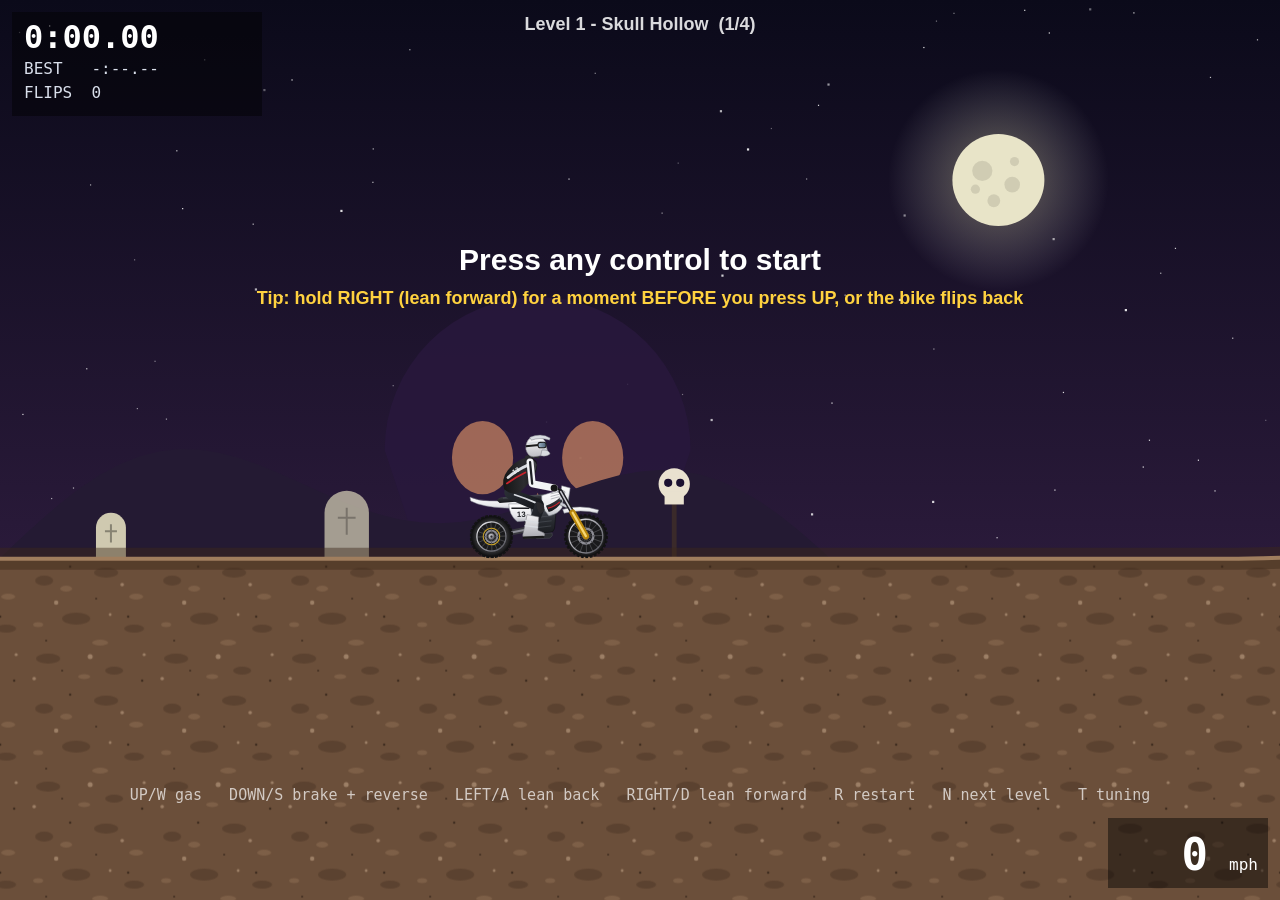
<file: GraveRider/index.html>
<!DOCTYPE html>
<html lang="en">
<head>
  <meta charset="utf-8">
  <meta name="viewport" content="width=device-width, initial-scale=1">
  <title>Grave Rider</title>
  <style>
    html, body { margin: 0; height: 100%; overflow: hidden; background: #07051a; }
    canvas { display: block; }
    /* Tuning panel (press T) */
    #tuning {
      display: none; position: absolute; top: 12px; right: 12px; width: 280px;
      padding: 14px; background: rgba(15, 10, 35, 0.92); color: #eee;
      font: 14px sans-serif; border: 2px solid #ff8a1f; border-radius: 10px;
      max-height: calc(100vh - 24px); overflow-y: auto; box-sizing: border-box;
    }
    #tuning.open { display: block; }
    #tuning h2 { margin: 0 0 10px; font-size: 16px; color: #ff8a1f; }
    #tuning .row { display: grid; grid-template-columns: 1fr auto; gap: 2px 8px; margin-bottom: 10px; }
    #tuning .row input { grid-column: 1 / 3; width: 100%; accent-color: #ff8a1f; }
    #tuning button {
      background: #ff8a1f; color: #111; border: 0; border-radius: 6px;
      padding: 7px 12px; font-weight: bold; cursor: pointer; margin: 0 6px 6px 0;
    }
    #tuning-text { display: none; width: 100%; height: 120px; margin-top: 10px; box-sizing: border-box; font: 12px monospace; }
    #tuning-status { margin-top: 8px; min-height: 18px; color: #7dff9a; }
  </style>
</head>
<body>
  <canvas id="game"></canvas>

  <div id="tuning">
    <h2>Tuning (press T to close)</h2>
    <div id="tuning-rows"></div>
    <button id="tuning-copy">Copy settings</button>
    <button id="tuning-reset">Reset</button>
    <button id="tuning-clear">Clear best times</button>
    <div id="tuning-status"></div>
    <textarea id="tuning-text" readonly></textarea>
  </div>

  <!-- Order matters: physics library first, the game last -->
  <!-- If the game cannot start, show why on the screen instead of a blank page -->
  <script>
    (function () {
      function show(msg) {
        var d = document.getElementById("startError");
        if (!d) {
          d = document.createElement("div"); d.id = "startError";
          d.style.cssText = "position:fixed;left:0;right:0;top:0;padding:14px;background:#b00020;color:#fff;font:16px sans-serif;z-index:99;white-space:pre-wrap";
          document.body.appendChild(d);
        }
        d.textContent += msg + "\n";
      }
      window.addEventListener("error", function (e) {
        if (e.target && e.target.src) show("A game file did not load: " + e.target.src + "\nUnzip the whole folder and open index.html inside it.");
        else show("Game error: " + e.message + (e.filename ? " (" + e.filename.split("/").pop() + ":" + e.lineno + ")" : ""));
      }, true);
    })();
  </script>
  <script src="lib/planck.min.js?v=20261016"></script>
  <script src="js/config.js?v=20261016"></script>
  <script src="js/levels.js?v=20261016"></script>
  <script src="js/bike.js?v=20261016"></script>
  <script src="js/themes.js?v=20261016"></script>
  <script src="js/game.js?v=20261016"></script>
</body>
</html>
</file>
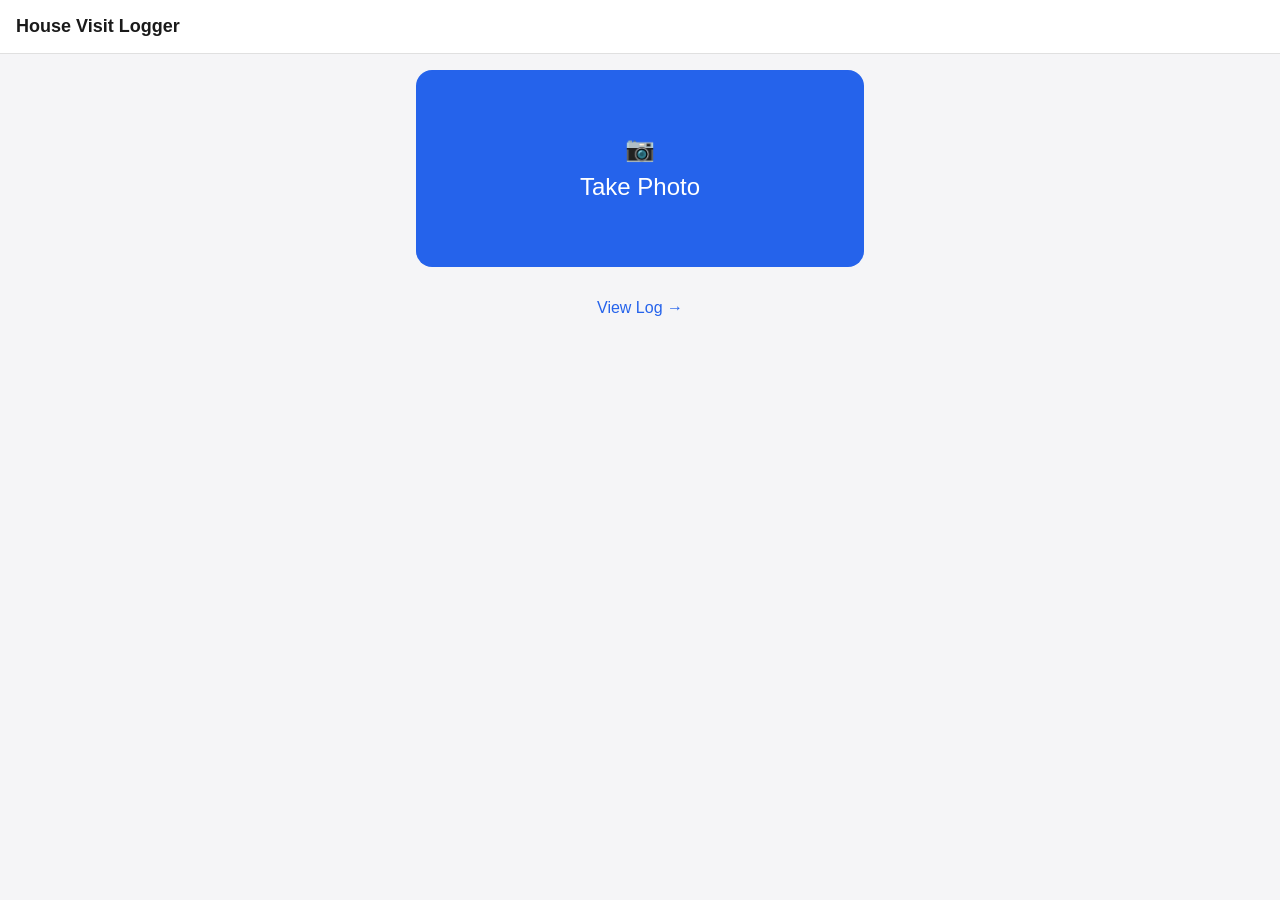
<file: house-visit-logger/index.html>
<!DOCTYPE html>
<html lang="en">
<head>
<meta charset="UTF-8">
<title>House Visit Logger</title>
<meta name="viewport" content="width=device-width, initial-scale=1, viewport-fit=cover">
<link rel="stylesheet" href="style.css">
</head>
<body>
  <header>
    <h1>House Visit Logger</h1>
  </header>

  <main>
    <section id="newVisitSection">
      <button id="captureBtn" class="camera-btn" type="button">📷<br>Take Photo</button>
      <input type="file" id="fileInput" accept="image/*" capture="environment" hidden>
    </section>

    <section id="detailsSection" hidden>
      <img id="thumb" class="thumb-preview" alt="House photo">
      <p id="status" class="status"></p>

      <label for="addressField">Address</label>
      <input type="text" id="addressField" placeholder="123 Main St">

      <div class="outcome-group">
        <button class="outcome-btn" type="button" data-outcome="not_home">Not Home</button>
        <button class="outcome-btn" type="button" data-outcome="said_no">Said No</button>
        <button class="outcome-btn" type="button" data-outcome="did_it">Did It</button>
      </div>

      <label for="amountField">Amount paid ($)</label>
      <input type="number" id="amountField" placeholder="0.00" step="0.01" min="0" inputmode="decimal">

      <div class="action-row">
        <button id="retakeBtn" class="secondary-btn" type="button">Retake</button>
        <button id="saveBtn" class="primary-btn" type="button">Save</button>
      </div>
    </section>
  </main>

  <a href="history.html" class="history-link">View Log →</a>

  <script src="db.js"></script>
  <script src="log.js"></script>
</body>
</html>
</file>
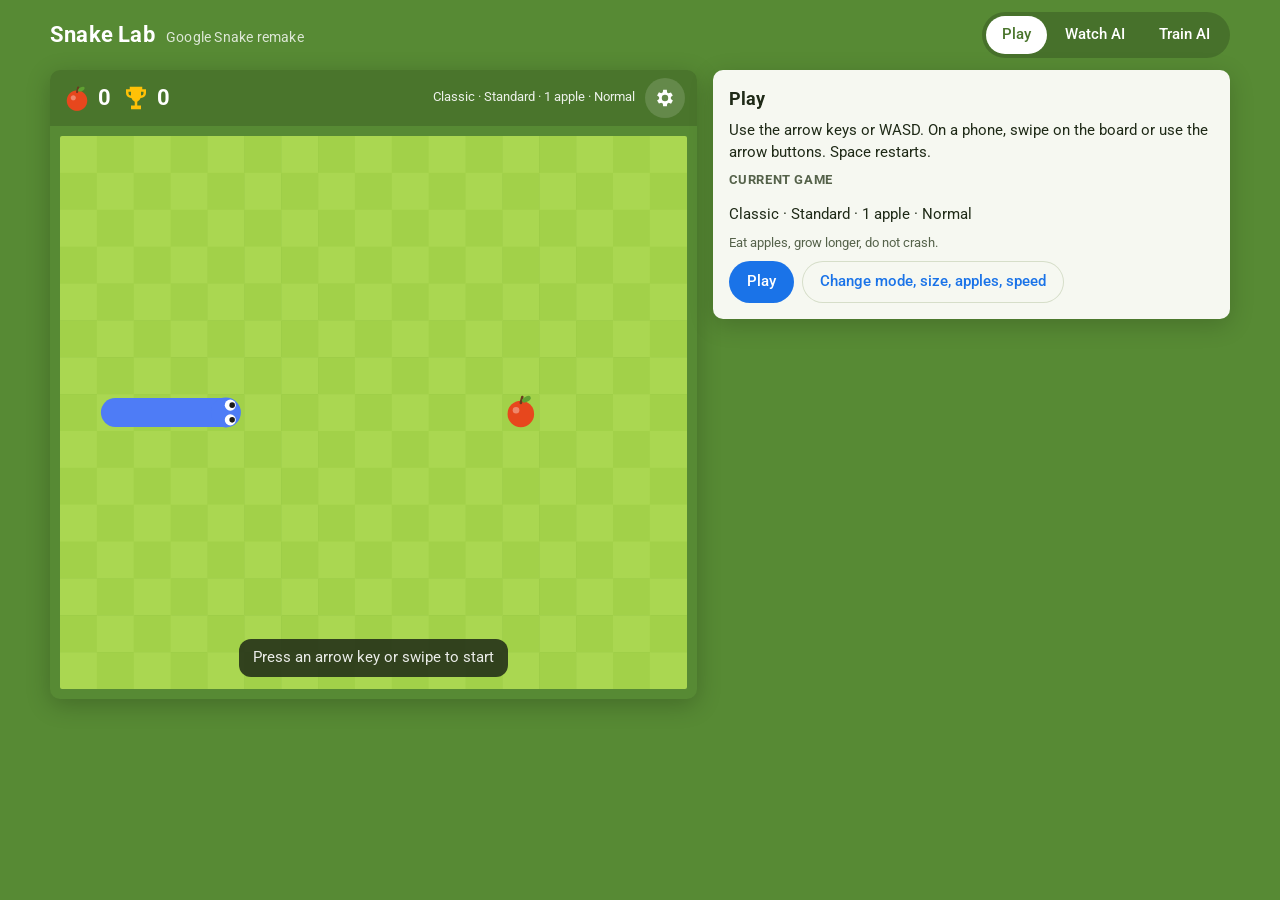
<file: snake/index.html>
<!doctype html>
<html lang="en">
<head>
<meta charset="utf-8">
<meta name="viewport" content="width=device-width, initial-scale=1, viewport-fit=cover">
<title>Snake Lab</title>
<meta name="claude:viewport-fit-sides" content="cover">
<link rel="preconnect" href="https://fonts.googleapis.com">
<link rel="stylesheet" href="https://fonts.googleapis.com/css2?family=Roboto:wght@400;500;700&family=Roboto+Mono:wght@500&display=swap">
<link rel="stylesheet" href="css/style.css">
</head>
<body>
<div class="app">
  <header class="topbar">
    <h1>Snake Lab <small>Google Snake remake</small></h1>
    <nav class="tabs" role="tablist" aria-label="Sections">
      <button id="tab-play" role="tab" data-tab="play" aria-selected="true">Play</button>
      <button id="tab-ai" role="tab" data-tab="ai" aria-selected="false">Watch AI</button>
      <button id="tab-train" role="tab" data-tab="train" aria-selected="false">Train AI</button>
    </nav>
  </header>

  <main class="layout">
    <!-- The game board -->
    <section class="game-card" aria-label="Game">
      <div class="scorebar">
        <div class="stat" title="Score"><canvas id="appleIcon" width="60" height="60" aria-hidden="true"></canvas><span id="score">0</span></div>
        <div class="stat" title="Best score">
          <svg viewBox="0 0 24 24" aria-hidden="true"><path fill="#FFC107" d="M7 3h10v2h3v3a4 4 0 0 1-4 4h-.3A5 5 0 0 1 13 14.9V18h3v3H8v-3h3v-3.1A5 5 0 0 1 8.3 12H8a4 4 0 0 1-4-4V5h3V3zm-1 4v1a2 2 0 0 0 2 2V7H6zm12 0h-2v3a2 2 0 0 0 2-2V7z"/></svg>
          <span id="best">0</span>
        </div>
        <div class="modeinfo" id="modeinfo"></div>
        <button class="iconbtn" id="openSettings" aria-label="Game settings" title="Game settings">
          <svg width="22" height="22" viewBox="0 0 24 24" aria-hidden="true"><path fill="currentColor" d="M19.4 13a7.6 7.6 0 0 0 0-2l2.1-1.6-2-3.5-2.5 1a7.4 7.4 0 0 0-1.7-1L15 3h-4l-.4 2.7a7.4 7.4 0 0 0-1.7 1l-2.5-1-2 3.5L6.6 11a7.6 7.6 0 0 0 0 2l-2.2 1.6 2 3.5 2.5-1a7.4 7.4 0 0 0 1.7 1L11 21h4l.4-2.7a7.4 7.4 0 0 0 1.7-1l2.5 1 2-3.5L19.4 13zM13 15.5a3.5 3.5 0 1 1 0-7 3.5 3.5 0 0 1 0 7z" transform="translate(-1 0)"/></svg>
        </button>
      </div>
      <div class="board-wrap" id="boardWrap">
        <canvas id="board" aria-label="Snake board"></canvas>
        <div class="overlay" id="overlay" hidden></div>
        <div class="banner" id="banner" hidden></div>
      </div>
      <div class="dpad" id="dpad" aria-label="Arrow buttons">
        <button class="up" data-dir="0" aria-label="Up">&#9650;</button>
        <button class="left" data-dir="3" aria-label="Left">&#9664;</button>
        <button class="down" data-dir="2" aria-label="Down">&#9660;</button>
        <button class="right" data-dir="1" aria-label="Right">&#9654;</button>
      </div>
    </section>

    <!-- Side panel: changes with the tab -->
    <aside class="panel">
      <div id="panel-play" class="section">
        <h2>Play</h2>
        <p>Use the arrow keys or WASD. On a phone, swipe on the board or use the arrow buttons. Space restarts.</p>
        <div class="section">
          <h3>Current game</h3>
          <p id="playSummary"></p>
          <p class="muted" id="playModeDesc"></p>
          <div class="row"><button class="btn" id="playStart">Play</button><button class="btn ghost" id="playSettings">Change mode, size, apples, speed</button></div>
        </div>
        <p class="muted" id="approxNote" hidden>Modes marked with * follow fan descriptions of Google's rules. They may differ slightly from the real game.</p>
      </div>

      <div id="panel-ai" class="section" hidden>
        <h2>Watch the AI</h2>
        <div class="choice" id="aiKind">
          <button data-kind="perfect" aria-pressed="true"><b>Perfect</b><span>Never dies. Always fills the board when the mode allows it.</span></button>
          <button data-kind="risky" aria-pressed="false"><b>Speedrunner</b><span>Goes straight for apples. Faster, but can die.</span></button>
        </div>
        <div class="section">
          <h3>AI speed</h3>
          <div class="seg" id="aiSpeed">
            <button data-v="1" aria-pressed="true">Game speed</button>
            <button data-v="3" aria-pressed="false">3×</button>
            <button data-v="10" aria-pressed="false">10×</button>
            <button data-v="max" aria-pressed="false">Max</button>
          </div>
        </div>
        <div class="row">
          <button class="btn" id="aiStart">Start</button>
          <button class="btn ghost" id="aiPause" disabled>Pause</button>
        </div>
        <div id="aiBadge"></div>
        <div class="stats">
          <div><b id="aiApples">0</b><span>Apples</span></div>
          <div><b id="aiFill">0%</b><span>Board filled</span></div>
          <div><b id="aiMoves">0</b><span>Moves</span></div>
          <div><b id="aiTime">0:00</b><span>Game time</span></div>
        </div>
        <p class="muted" id="aiResult"></p>
        <p class="muted">Game time counts moves at the chosen game speed, so it shows how long the run would take in real play.</p>
      </div>

      <div id="panel-train" class="section" hidden>
        <h2>Train an AI from scratch</h2>
        <p class="muted">This is reinforcement learning. The AI starts knowing nothing. It tries moves, collects the rewards and punishments you set below, and slowly learns what works.</p>
        <div class="row">
          <button class="btn" id="trainStart">Start training</button>
          <div class="seg" id="trainView">
            <button data-v="live" aria-pressed="true">Watch each move</button>
            <button data-v="fast" aria-pressed="false">Fast-forward</button>
          </div>
        </div>
        <div class="stats">
          <div><b id="trEp">0</b><span>Attempts</span></div>
          <div><b id="trBest">0</b><span>Best score</span></div>
          <div><b id="trAvg">0</b><span>Avg, last 50</span></div>
          <div><b id="trEps">100%</b><span>Random moves</span></div>
        </div>

        <div class="section">
          <div class="row" style="justify-content: space-between">
            <h3 style="margin:0">Progress</h3>
            <label class="muted">Show <select id="modeFilter" aria-label="Which mode to show"><option value="all">All modes</option></select></label>
          </div>
          <div class="legend">
            <span><i class="dot" style="background: var(--series-dot)"></i>Each attempt</span>
            <span><i style="background: var(--series-1)"></i>Average of last 50</span>
            <span><i style="background: var(--series-2)"></i>Best so far</span>
          </div>
          <div class="chart-wrap"><canvas id="chart" aria-label="Score of every attempt"></canvas><div class="tip" id="tip" hidden></div></div>
        </div>

        <div class="section">
          <h3>Progress by mode</h3>
          <div class="table-wrap" style="max-height:220px">
            <table>
              <thead><tr><th>Mode</th><th>Board</th><th>Apples</th><th>Attempts</th><th>Wins</th><th>Avg score</th><th>Last 50 avg</th><th>Best</th></tr></thead>
              <tbody id="modeTable"><tr><td colspan="8" class="muted">Train in different modes (change them with the gear button) to compare them here.</td></tr></tbody>
            </table>
          </div>
        </div>
        <div class="section">
          <div class="row" style="justify-content: space-between">
            <h3 style="margin:0">Every attempt</h3>
            <div class="seg" id="listView">
              <button data-v="latest" aria-pressed="true">Latest</button>
              <button data-v="best" aria-pressed="false">Top 25</button>
            </div>
          </div>
          <div class="table-wrap">
            <table>
              <thead><tr><th>#</th><th>Score</th><th>Moves</th><th>Reward</th><th>How it ended</th><th></th></tr></thead>
              <tbody id="attempts"><tr><td colspan="6" class="muted">Press Start training. Each attempt shows up here, and you can replay any of them.</td></tr></tbody>
            </table>
          </div>
        </div>

        <details id="trainSettings">
          <summary>Rewards, controls and brain settings</summary>
          <div class="inner" id="trainForm"></div>
        </details>

        <details>
          <summary>Save or load the brain</summary>
          <div class="inner">
            <div class="row">
              <button class="btn small" id="brainSave">Save in this browser</button>
              <button class="btn small ghost" id="brainLoad">Load saved brain</button>
              <button class="btn small ghost" id="brainCopy">Copy brain as text</button>
            </div>
            <textarea id="brainText" aria-label="Brain as text" placeholder="Paste a copied brain here, then press Load from text"></textarea>
            <div class="row"><button class="btn small ghost" id="brainPaste">Load from text</button><span class="muted" id="brainMsg"></span></div>
          </div>
        </details>
      </div>
    </aside>
  </main>
</div>

<!-- Settings sheet -->
<div class="sheet-back" id="settingsBack" hidden>
  <div class="sheet" role="dialog" aria-modal="true" aria-labelledby="settingsTitle">
    <div class="row" style="justify-content: space-between">
      <h2 id="settingsTitle">Game settings</h2>
      <button class="btn" id="settingsDone">Done</button>
    </div>
    <div class="section">
      <div class="row" style="justify-content: space-between">
        <h3 style="margin:0">Mode</h3>
        <label class="check"><input type="checkbox" id="blender"> Blender: mix several modes</label>
      </div>
      <div class="modes" id="modeGrid"></div>
      <div class="mode-desc" id="modeDesc"></div>
    </div>
    <div class="section"><h3>Apples</h3><div class="seg" id="setApples"></div><p class="muted">10, 20, 50 and 100 are extra options that Google's game doesn't have. If the board runs out of room, it holds as many apples as fit.</p></div>
    <div class="section"><h3>Speed</h3><div class="seg" id="setSpeed"></div></div>
    <div class="section"><h3>Board size</h3><div class="seg" id="setSize"></div></div>
  </div>
</div>

<script src="js/engine.js"></script>
<script src="js/ai.js"></script>
<script src="js/rl.js"></script>
<script src="js/render.js"></script>
<script src="js/app.js"></script>
</body>
</html>
</file>
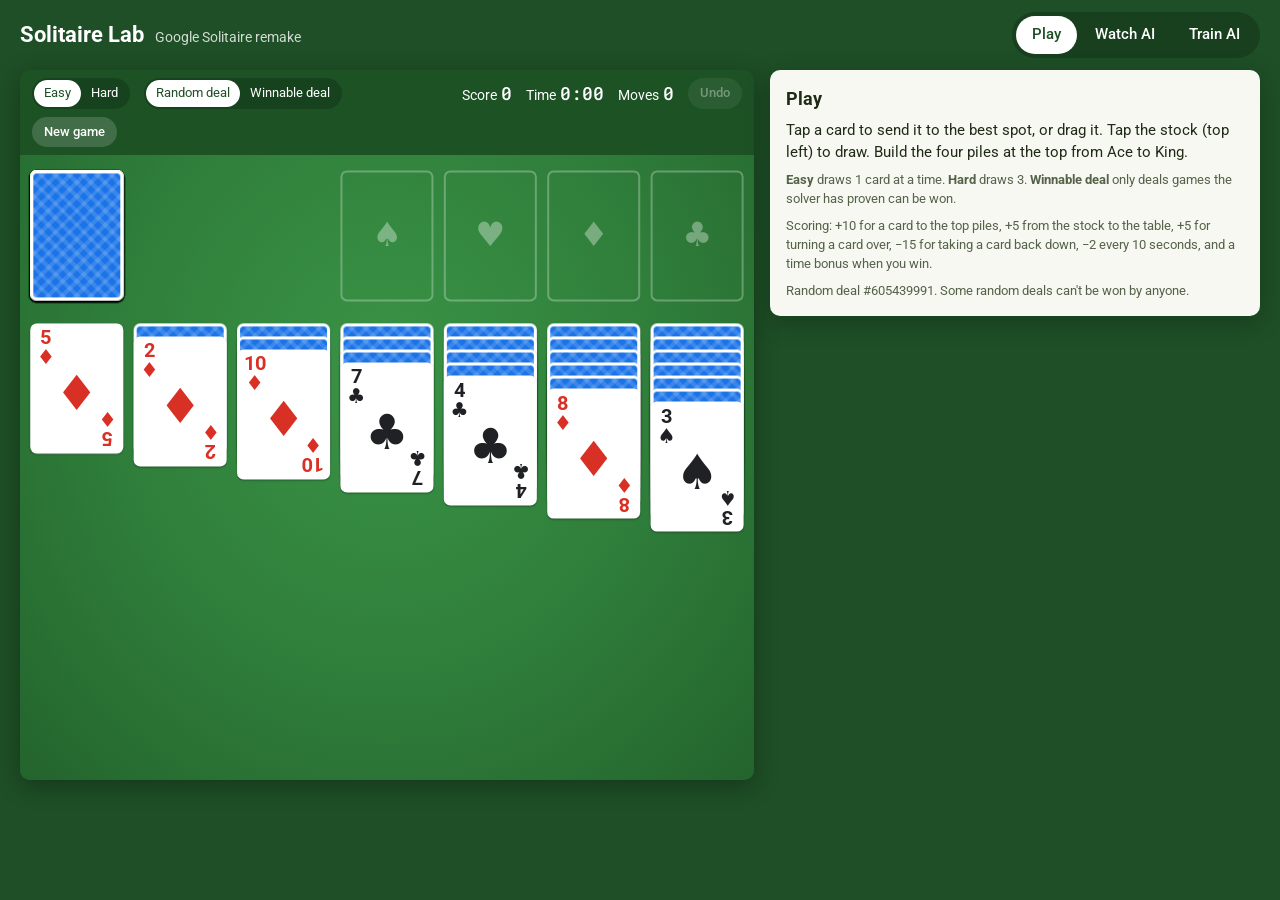
<file: solitaire/index.html>
<!doctype html>
<html lang="en">
<head>
<meta charset="utf-8">
<meta name="viewport" content="width=device-width, initial-scale=1, viewport-fit=cover">
<title>Solitaire Lab</title>
<meta name="claude:viewport-fit-sides" content="cover">
<link rel="preconnect" href="https://fonts.googleapis.com">
<link rel="stylesheet" href="https://fonts.googleapis.com/css2?family=Roboto:wght@400;500;700&family=Roboto+Mono:wght@500&display=swap">
<link rel="stylesheet" href="css/style.css">
</head>
<body>
<div class="app">
  <header class="topbar">
    <h1>Solitaire Lab <small>Google Solitaire remake</small></h1>
    <nav class="tabs" role="tablist" aria-label="Sections">
      <button id="tab-play" role="tab" data-tab="play" aria-selected="true">Play</button>
      <button id="tab-ai" role="tab" data-tab="ai" aria-selected="false">Watch AI</button>
      <button id="tab-train" role="tab" data-tab="train" aria-selected="false">Train AI</button>
    </nav>
  </header>

  <main class="layout">
    <!-- The card table -->
    <section class="table-card" aria-label="Card table">
      <div class="bar">
        <div class="barseg" id="difficulty" aria-label="Difficulty">
          <button data-v="1" aria-pressed="true">Easy</button>
          <button data-v="3" aria-pressed="false">Hard</button>
        </div>
        <div class="barseg" id="dealType" aria-label="Deal type">
          <button data-v="random" aria-pressed="true">Random deal</button>
          <button data-v="winnable" aria-pressed="false">Winnable deal</button>
        </div>
        <span class="spacer"></span>
        <span class="stat">Score<b id="score">0</b></span>
        <span class="stat">Time<b id="time">0:00</b></span>
        <span class="stat">Moves<b id="moves">0</b></span>
        <button class="barbtn" id="undo">Undo</button>
        <button class="barbtn" id="newGame">New game</button>
      </div>
      <div class="table" id="table">
        <div class="overlay" id="overlay" hidden></div>
        <div class="banner" id="banner" hidden></div>
      </div>
    </section>

    <aside class="panel">
      <div id="panel-play" class="section">
        <h2>Play</h2>
        <p>Tap a card to send it to the best spot, or drag it. Tap the stock (top left) to draw. Build the four piles at the top from Ace to King.</p>
        <p class="muted"><b>Easy</b> draws 1 card at a time. <b>Hard</b> draws 3. <b>Winnable deal</b> only deals games the solver has proven can be won.</p>
        <p class="muted">Scoring: +10 for a card to the top piles, +5 from the stock to the table, +5 for turning a card over, −15 for taking a card back down, −2 every 10 seconds, and a time bonus when you win.</p>
        <p class="muted" id="dealInfo"></p>
      </div>

      <div id="panel-ai" class="section" hidden>
        <h2>Watch the AI</h2>
        <div class="choice" id="aiKind">
          <button data-kind="solver" aria-pressed="true"><b>Solver</b><span>Peeks at face-down cards. Wins every deal that can be won and tells you when one can't.</span></button>
          <button data-kind="fair" aria-pressed="false"><b>Fair player</b><span>Only sees what you see. Guesses the hidden cards and plays the move that wins most often.</span></button>
        </div>
        <div class="section">
          <h3>AI speed</h3>
          <div class="seg" id="aiSpeed">
            <button data-v="700" aria-pressed="false">Slow</button>
            <button data-v="250" aria-pressed="true">Normal</button>
            <button data-v="60" aria-pressed="false">Fast</button>
            <button data-v="0" aria-pressed="false">Max</button>
          </div>
        </div>
        <div class="row">
          <button class="btn" id="aiStart">Start</button>
          <button class="btn ghost" id="aiPause" disabled>Pause</button>
          <button class="btn ghost" id="aiNext">New deal</button>
        </div>
        <div id="aiStatus"></div>
        <div class="stats">
          <div><b id="aiHome">0</b><span>Cards home</span></div>
          <div><b id="aiMoves">0</b><span>Moves</span></div>
          <div><b id="aiScore">0</b><span>Score</span></div>
          <div><b id="aiRecord">0 / 0</b><span>Deals won</span></div>
        </div>
        <p class="muted" id="aiResult"></p>
      </div>

      <div id="panel-train" class="section" hidden>
        <h2>Train an AI from scratch</h2>
        <p class="muted">This is reinforcement learning. The AI starts knowing nothing. Each turn it rates every legal move, tries one, collects the rewards you set below, and slowly learns which moves pay off.</p>
        <div class="row">
          <button class="btn" id="trainStart">Start training</button>
          <div class="seg" id="trainView">
            <button data-v="live" aria-pressed="true">Watch each move</button>
            <button data-v="fast" aria-pressed="false">Fast-forward</button>
          </div>
        </div>
        <div class="stats">
          <div><b id="trEp">0</b><span>Attempts</span></div>
          <div><b id="trWins">0</b><span>Wins</span></div>
          <div><b id="trAvg">0</b><span>Avg cards home, last 50</span></div>
          <div><b id="trEps">100%</b><span>Random moves</span></div>
        </div>
        <div class="section">
          <div class="row" style="justify-content: space-between">
            <h3 style="margin:0">Progress</h3>
            <label class="muted">Show <select id="modeFilter" aria-label="Which mode to show"><option value="all">All modes</option></select></label>
          </div>
          <div class="legend">
            <span><i class="dot" style="background: var(--series-dot)"></i>Cards home each attempt</span>
            <span><i style="background: var(--series-1)"></i>Average of last 50</span>
            <span><i class="star"></i>A win</span>
          </div>
          <div class="chart-wrap"><canvas id="chart" aria-label="Cards home for every attempt"></canvas><div class="tip" id="tip" hidden></div></div>
        </div>
        <div class="section">
          <h3>Progress by mode</h3>
          <div class="table-wrap" style="max-height:none">
            <table>
              <thead><tr><th>Mode</th><th>Attempts</th><th>Wins</th><th>Win rate</th><th>Avg cards home</th><th>Last 50 avg</th><th>Best</th></tr></thead>
              <tbody id="modeTable"><tr><td colspan="7" class="muted">Train in Easy or Hard to compare them here.</td></tr></tbody>
            </table>
          </div>
        </div>
        <div class="section">
          <div class="row" style="justify-content: space-between">
            <h3 style="margin:0">Every attempt</h3>
            <div class="seg" id="listView">
              <button data-v="latest" aria-pressed="true">Latest</button>
              <button data-v="best" aria-pressed="false">Top 25</button>
            </div>
          </div>
          <div class="table-wrap">
            <table>
              <thead><tr><th>#</th><th>Cards home</th><th>Moves</th><th>Reward</th><th>How it ended</th><th></th></tr></thead>
              <tbody id="attempts"><tr><td colspan="6" class="muted">Press Start training. Each attempt shows up here, and you can replay any of them.</td></tr></tbody>
            </table>
          </div>
        </div>
        <details>
          <summary>Rewards, vision and brain settings</summary>
          <div class="inner" id="trainForm"></div>
        </details>
        <details>
          <summary>Save or load the brain</summary>
          <div class="inner">
            <div class="row">
              <button class="btn small" id="brainSave">Save in this browser</button>
              <button class="btn small ghost" id="brainLoad">Load saved brain</button>
              <button class="btn small ghost" id="brainCopy">Copy brain as text</button>
            </div>
            <textarea id="brainText" aria-label="Brain as text" placeholder="Paste a copied brain here, then press Load from text"></textarea>
            <div class="row"><button class="btn small ghost" id="brainPaste">Load from text</button><span class="muted" id="brainMsg"></span></div>
          </div>
        </details>
      </div>
    </aside>
  </main>
</div>

<script src="js/engine.js"></script>
<script src="js/solver.js"></script>
<script src="js/rl.js"></script>
<script src="js/app.js"></script>
</body>
</html>
</file>
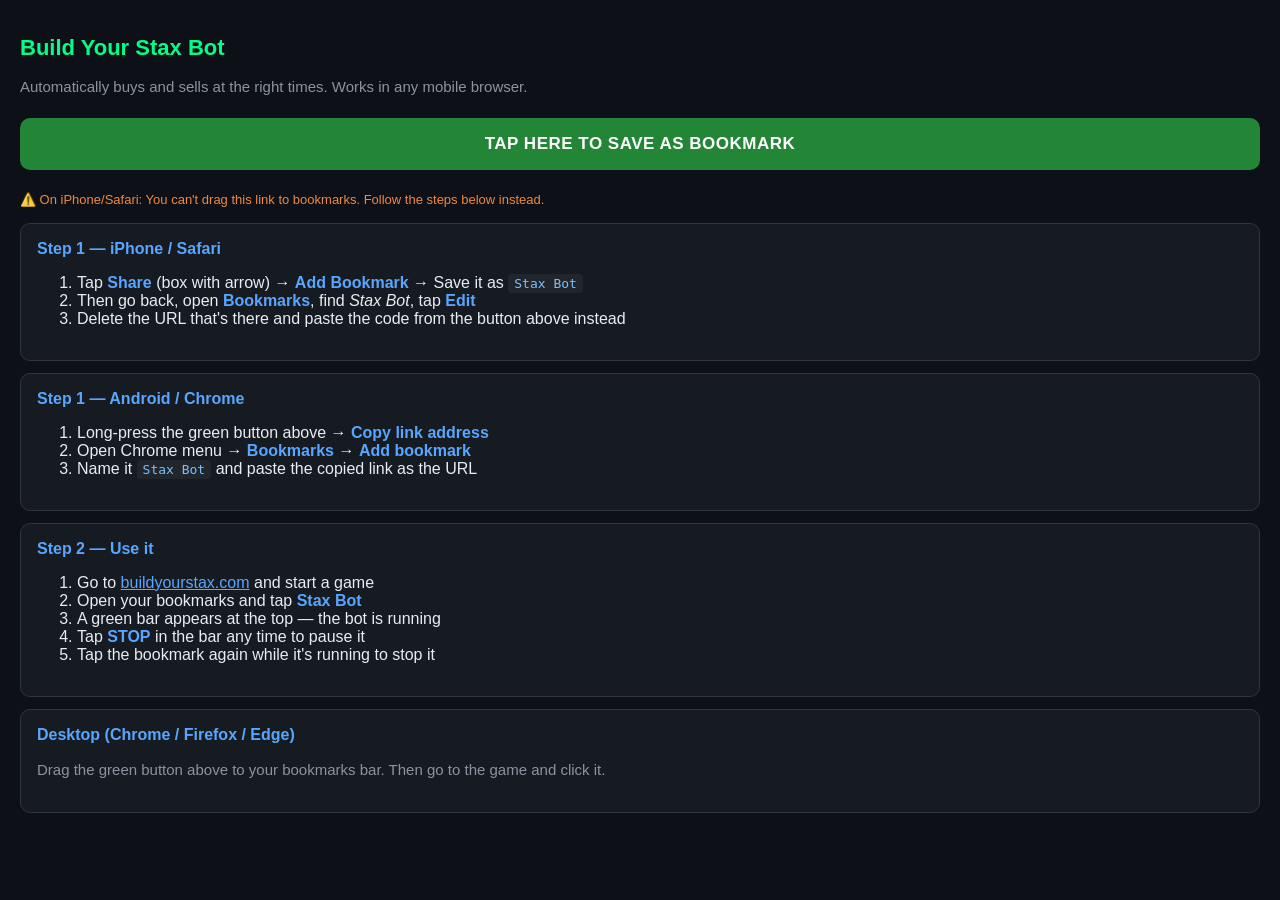
<file: bookmarklet.html>
<!DOCTYPE html>
<html lang="en">
<head>
<meta charset="UTF-8">
<meta name="viewport" content="width=device-width, initial-scale=1.0">
<title>Stax Bot — Install</title>
<style>
  body { font-family: -apple-system, sans-serif; background: #0d1117; color: #e6edf3; margin: 0; padding: 20px; }
  h1 { color: #00ff88; font-size: 22px; margin-bottom: 4px; }
  p { color: #8b949e; font-size: 15px; line-height: 1.5; }
  .step { background: #161b22; border: 1px solid #30363d; border-radius: 10px; padding: 16px; margin: 12px 0; }
  .step strong { color: #58a6ff; }
  a.bookmarklet {
    display: block; background: #238636; color: #fff; text-align: center;
    padding: 16px; border-radius: 10px; font-size: 17px; font-weight: bold;
    text-decoration: none; margin: 20px 0; letter-spacing: .5px;
  }
  code { background: #21262d; padding: 2px 6px; border-radius: 4px; font-size: 13px; color: #79c0ff; }
  .note { color: #f0883e; font-size: 13px; margin-top: 8px; }
</style>
</head>
<body>

<h1>Build Your Stax Bot</h1>
<p>Automatically buys and sells at the right times. Works in any mobile browser.</p>

<a class="bookmarklet" href="javascript:(function()%7Bif(window._staxBot)%7BclearInterval(window._staxBot)%3Bwindow._staxBot%3Dnull%3Bvar%20bar%3Ddocument.getElementById('_stax_bar')%3Bif(bar)bar.remove()%3Breturn%7Dvar%20bar%3Ddocument.createElement('div')%3Bbar.id%3D'_stax_bar'%3Bbar.style.cssText%3D'position%3Afixed%3Btop%3A0%3Bleft%3A0%3Bright%3A0%3Bz-index%3A999999%3Bbackground%3A%231a1a2e%3Bcolor%3A%2300ff88%3Bfont%3Abold%2013px%20monospace%3Bpadding%3A6px%2012px%3Bdisplay%3Aflex%3Bjustify-content%3Aspace-between%3Balign-items%3Acenter%3Bbox-shadow%3A0%202px%208px%20rgba(0%2C0%2C0%2C.5)'%3Bbar.innerHTML%3D'%3Cspan%20id%3D%22_stax_status%22%3EBOT%20STARTING...%3C%2Fspan%3E%3Cbutton%20id%3D%22_stax_stop%22%20style%3D%22background%3A%23ff4466%3Bcolor%3A%23fff%3Bborder%3Anone%3Bborder-radius%3A4px%3Bpadding%3A2px%208px%3Bcursor%3Apointer%3Bfont-size%3A12px%22%3ESTOP%3C%2Fbutton%3E'%3Bdocument.body.prepend(bar)%3Bdocument.getElementById('_stax_stop').onclick%3Dfunction()%7BclearInterval(window._staxBot)%3Bwindow._staxBot%3Dnull%3Bbar.remove()%7D%3Bfunction%20setStatus(msg)%7Bvar%20el%3Ddocument.getElementById('_stax_status')%3Bif(el)el.textContent%3Dmsg%7Dfunction%20parseMoney(txt)%7Breturn%20parseFloat((txt%7C%7C'').replace(%2F%5B%5E%5Cd.%5D%2Fg%2C''))%7C%7C0%7Dfunction%20textNodes()%7Bvar%20walker%3Ddocument.createTreeWalker(document.body%2CNodeFilter.SHOW_TEXT)%3Bvar%20nodes%3D%5B%5D%2Cn%3Bwhile((n%3Dwalker.nextNode()))%7Bvar%20t%3Dn.textContent.trim()%3Bif(t)nodes.push(%7Bnode%3An%2Ctext%3At%7D)%7Dreturn%20nodes%7Dfunction%20readYear()%7Bvar%20nodes%3DtextNodes()%3Bfor(var%20i%3D0%3Bi%3Cnodes.length%3Bi%2B%2B)%7Bvar%20m%3Dnodes%5Bi%5D.text.match(%2FYear%5Cs%2B(%5Cd%2B)%5Cs%2Bof%5Cs%2B20%2Fi)%3Bif(m)return%20parseInt(m%5B1%5D)%7Dreturn%200%7Dfunction%20readCash()%7Bvar%20nodes%3DtextNodes()%3Bfor(var%20i%3D0%3Bi%3Cnodes.length%3Bi%2B%2B)%7Bif(%2Fpocket%5Cs*cash%2Fi.test(nodes%5Bi%5D.text))%7Bfor(var%20j%3Di%2B1%3Bj%3CMath.min(i%2B6%2Cnodes.length)%3Bj%2B%2B)%7Bif(%2F%5C%24%5B%5Cd%2C%5D%2F.test(nodes%5Bj%5D.text))return%20parseMoney(nodes%5Bj%5D.text)%7Dvar%20parent%3Dnodes%5Bi%5D.node.parentElement%3Bif(parent)%7Bvar%20m%3Dparent.closest('*').textContent.match(%2F%5C%24(%5B%5Cd%2C%5D%2B)%2F)%3Bif(m)return%20parseMoney(m%5B0%5D)%7D%7D%7Dreturn%200%7Dfunction%20isGameOver()%7Breturn%2Fgame%5Cs*over%7Cfinal%5Cs*(score%7Cresult)%7Ccongratulations%2Fi.test(document.body.textContent)%7Dfunction%20readAssets()%7Bvar%20assets%3D%5B%5D%2Cseen%3Dnew%20Set()%3Bdocument.querySelectorAll('button').forEach(function(btn)%7Bif(!%2Fbuy%2Fi.test(btn.textContent))return%3Bvar%20card%3Dbtn.closest('%5Bclass%5D')%7C%7Cbtn.parentElement%3Bif(!card%7C%7Cseen.has(card))return%3Bseen.add(card)%3Bvar%20txt%3Dcard.textContent%3Bvar%20priceMatch%3Dtxt.match(%2F%5C%24(%5B%5Cd%2C%5D%2B%5C.%3F%5Cd*)%2F)%3Bif(!priceMatch)return%3Bvar%20price%3DparseMoney(priceMatch%5B0%5D)%3Bif(price%3C%3D0)return%3Bvar%20name%3D''%3Bvar%20walker%3Ddocument.createTreeWalker(card%2CNodeFilter.SHOW_TEXT)%3Bvar%20n%3Bwhile((n%3Dwalker.nextNode()))%7Bvar%20t%3Dn.textContent.trim()%3Bif(t%26%26t.length%3E1%26%26t.length%3C40%26%26!%2F%5E%5C%24%7C%5E%5Cd%7Cbuy%7Csell%7Cown%7Cprice%2Fi.test(t))%7Bname%3Dt%3Bbreak%7D%7Dif(!name)name%3D'asset_'%2Bassets.length%3Bvar%20ownedMatch%3Dtxt.match(%2F(%3F%3Aown(%3F%3Aed)%3F%7Cqty%7Cx)%5Cs*%5B%3A%5Cs%5D%3F%5Cs*(%5Cd%2B)%2Fi)%3Bvar%20owned%3DownedMatch%3FparseInt(ownedMatch%5B1%5D)%3A0%3Bassets.push(%7Bname%3Aname%2Cprice%3Aprice%2Cowned%3Aowned%2CbuyBtn%3Abtn%2Ccard%3Acard%7D)%7D)%3Breturn%20assets%7Dvar%20priceHistory%3D%7B%7D%2ClastYear%3D-1%2ClastCash%3D-1%2Cacting%3Dfalse%3Bfunction%20recordPrices(assets)%7Bassets.forEach(function(a)%7Bif(!priceHistory%5Ba.name%5D)priceHistory%5Ba.name%5D%3D%5B%5D%3Bvar%20h%3DpriceHistory%5Ba.name%5D%3Bif(!h.length%7C%7Ch%5Bh.length-1%5D!%3Da.price)h.push(a.price)%7D)%7Dfunction%20momentum(name)%7Bvar%20h%3DpriceHistory%5Bname%5D%7C%7C%5B%5D%3Bif(h.length%3C2)return%200%3Bvar%20base%3Dh%5BMath.max(0%2Ch.length-3)%5D%3Breturn%20base%3F(h%5Bh.length-1%5D-base)%2Fbase%3A0%7Dfunction%20bestAsset(assets)%7Breturn%20assets.slice().sort(function(a%2Cb)%7Bvar%20ha%3DpriceHistory%5Ba.name%5D%7C%7C%5B%5D%2Chb%3DpriceHistory%5Bb.name%5D%7C%7C%5B%5D%3Bvar%20scoreA%3Dmomentum(a.name)%2B(ha.length%3E%3D2%3F0.01%3A-0.5)%3Bvar%20scoreB%3Dmomentum(b.name)%2B(hb.length%3E%3D2%3F0.01%3A-0.5)%3Breturn%20scoreB-scoreA%7D)%5B0%5D%7Dfunction%20fillQtyAndConfirm(qty%2Cdelay)%7BsetTimeout(function()%7Bvar%20input%3Ddocument.querySelector('input%5Btype%3D%22number%22%5D%2Cinput%5Bplaceholder*%3D%22uantit%22%5D%2Cinput%5Bplaceholder*%3D%22mount%22%5D')%3Bif(input)%7Binput.value%3Dqty%3Binput.dispatchEvent(new%20Event('input'%2C%7Bbubbles%3Atrue%7D))%3Binput.dispatchEvent(new%20Event('change'%2C%7Bbubbles%3Atrue%7D))%7DsetTimeout(function()%7Bvar%20confirm%3DArray.from(document.querySelectorAll('button')).find(function(b)%7Breturn%2Fconfirm%7Cbuy%7Csell%7Cok%7Csubmit%2Fi.test(b.textContent)%7D)%3Bif(confirm)confirm.click()%7D%2C250)%7D%2Cdelay%7C%7C350)%7Dfunction%20sellAsset(asset%2Ccb)%7Bvar%20sellBtn%3DArray.from(asset.card.querySelectorAll('button')).find(function(b)%7Breturn%2Fsell%2Fi.test(b.textContent)%7D)%3Bif(!sellBtn%7C%7Casset.owned%3C%3D0)%7Bif(cb)cb()%3Breturn%7DsellBtn.click()%3BfillQtyAndConfirm(asset.owned%2C350)%3BsetTimeout(cb%7C%7Cfunction()%7B%7D%2C900)%7Dfunction%20buyAsset(asset%2Ccash%2Ccb)%7Bvar%20qty%3DMath.floor(cash%2Fasset.price)%3Bif(qty%3C1)%7Bif(cb)cb()%3Breturn%7Dasset.buyBtn.click()%3BfillQtyAndConfirm(qty%2C350)%3BsetTimeout(cb%7C%7Cfunction()%7B%7D%2C900)%7Dfunction%20allIn(assets%2Ccash)%7Bif(acting)return%3Bacting%3Dtrue%3Bvar%20best%3DbestAsset(assets)%3Bif(!best)%7Bacting%3Dfalse%3Breturn%7Dvar%20toSell%3Dassets.filter(function(a)%7Breturn%20a.owned%3E0%26%26a.name!%3Dbest.name%7D)%3Bfunction%20doSells(i)%7Bif(i%3E%3DtoSell.length)%7Bvar%20freshCash%3DreadCash()%3Bvar%20qty%3DMath.floor(freshCash%2Fbest.price)%3Bif(qty%3E%3D1)%7BsetStatus('BUY%20'%2Bqty%2B'x%20'%2Bbest.name%2B'%20%40%24'%2Bbest.price)%3BbuyAsset(best%2CfreshCash%2Cfunction()%7Bacting%3Dfalse%7D)%7Delse%7Bacting%3Dfalse%7Dreturn%7DsetStatus('SELL%20'%2BtoSell%5Bi%5D.owned%2B'x%20'%2BtoSell%5Bi%5D.name)%3BsellAsset(toSell%5Bi%5D%2Cfunction()%7BdoSells(i%2B1)%7D)%7DdoSells(0)%7Dwindow._staxBot%3DsetInterval(function()%7Bif(isGameOver())%7BclearInterval(window._staxBot)%3BsetStatus('GAME%20OVER%20%E2%80%94%20bot%20stopped')%3Breturn%7Dvar%20year%3DreadYear()%3Bvar%20cash%3DreadCash()%3Bvar%20assets%3DreadAssets()%3BsetStatus('Yr%20'%2Byear%2B'%2F20%20%20%24'%2Bcash.toLocaleString()%2B'%20%20'%2Bassets.length%2B'%20assets')%3Bif(year%3C%3D0%7C%7Cacting)return%3BrecordPrices(assets)%3Bvar%20yearChanged%3Dyear!%3DlastYear%3Bvar%20gotNewCash%3Dcash%3ElastCash%2B500%3Bif(yearChanged)lastYear%3Dyear%3BlastCash%3Dcash%3Bif((yearChanged%7C%7CgotNewCash)%26%26cash%3E0%26%26assets.length%3E0)allIn(assets%2Ccash)%7D%2C1000)%3BsetStatus('BOT%20ACTIVE%20%E2%80%94%20watching...')%7D)()%3B">
  TAP HERE TO SAVE AS BOOKMARK
</a>

<p class="note">⚠️ On iPhone/Safari: You can't drag this link to bookmarks. Follow the steps below instead.</p>

<div class="step">
  <strong>Step 1 — iPhone / Safari</strong>
  <ol>
    <li>Tap <strong>Share</strong> (box with arrow) → <strong>Add Bookmark</strong> → Save it as <code>Stax Bot</code></li>
    <li>Then go back, open <strong>Bookmarks</strong>, find <em>Stax Bot</em>, tap <strong>Edit</strong></li>
    <li>Delete the URL that's there and paste the code from the button above instead</li>
  </ol>
</div>

<div class="step">
  <strong>Step 1 — Android / Chrome</strong>
  <ol>
    <li>Long-press the green button above → <strong>Copy link address</strong></li>
    <li>Open Chrome menu → <strong>Bookmarks</strong> → <strong>Add bookmark</strong></li>
    <li>Name it <code>Stax Bot</code> and paste the copied link as the URL</li>
  </ol>
</div>

<div class="step">
  <strong>Step 2 — Use it</strong>
  <ol>
    <li>Go to <a href="https://buildyourstax.com" style="color:#58a6ff">buildyourstax.com</a> and start a game</li>
    <li>Open your bookmarks and tap <strong>Stax Bot</strong></li>
    <li>A green bar appears at the top — the bot is running</li>
    <li>Tap <strong>STOP</strong> in the bar any time to pause it</li>
    <li>Tap the bookmark again while it's running to stop it</li>
  </ol>
</div>

<div class="step">
  <strong>Desktop (Chrome / Firefox / Edge)</strong>
  <p>Drag the green button above to your bookmarks bar. Then go to the game and click it.</p>
</div>

</body>
</html>
</file>
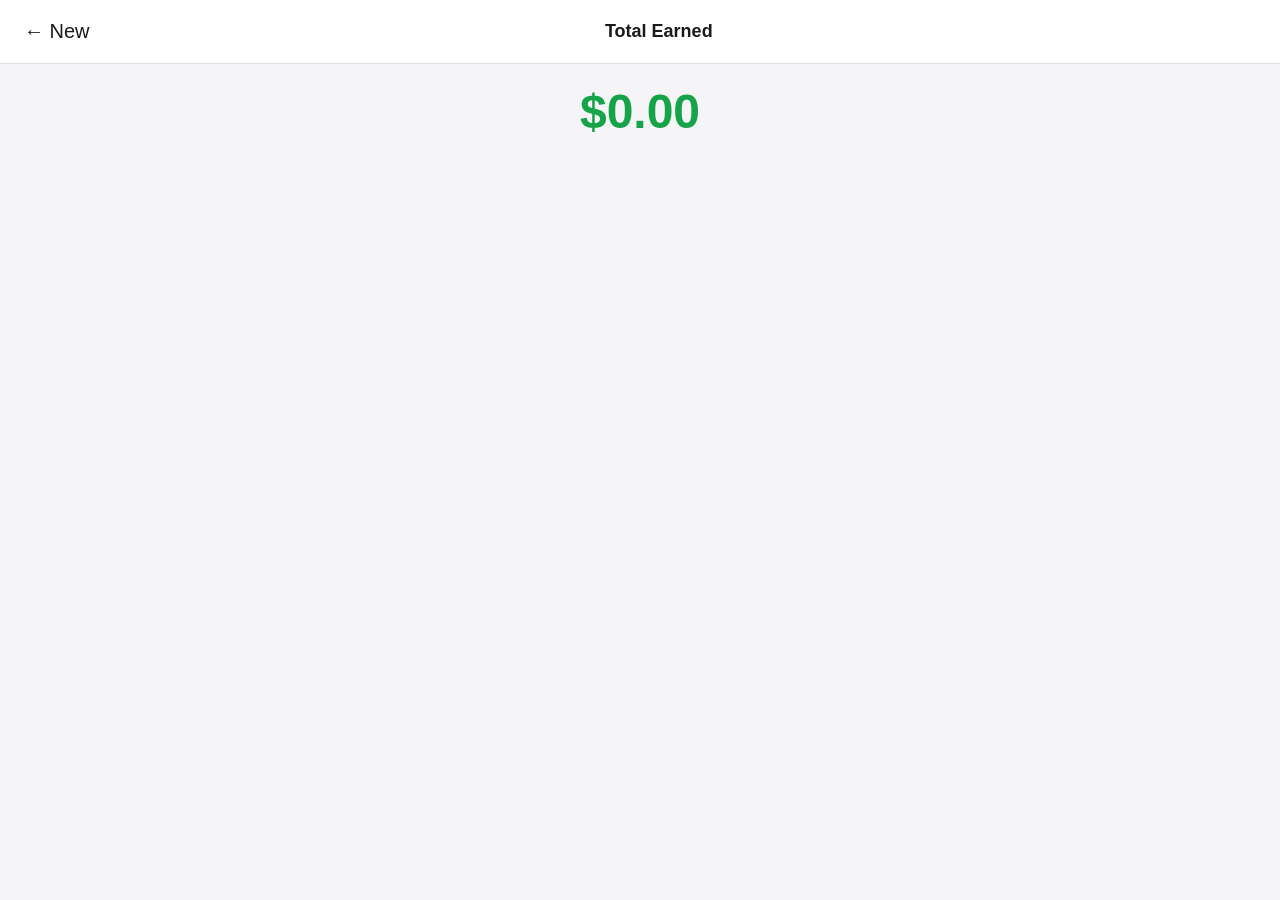
<file: house-visit-logger/history.html>
<!DOCTYPE html>
<html lang="en">
<head>
<meta charset="UTF-8">
<title>Visit History</title>
<meta name="viewport" content="width=device-width, initial-scale=1, viewport-fit=cover">
<link rel="stylesheet" href="style.css">
</head>
<body>
  <header>
    <a href="index.html" class="icon-btn" title="New Visit">← New</a>
    <h1>Total Earned</h1>
    <span class="icon-btn-spacer"></span>
  </header>

  <p id="total" class="total-amount">$0.00</p>

  <ul id="list" class="visit-list"></ul>

  <script src="db.js"></script>
  <script src="history.js"></script>
</body>
</html>
</file>
<file: house-visit-logger/style.css>
* { box-sizing: border-box; }

body {
  margin: 0;
  font-family: -apple-system, BlinkMacSystemFont, 'Segoe UI', Roboto, sans-serif;
  background: #f5f5f7;
  color: #1a1a1a;
}

header {
  display: flex;
  align-items: center;
  justify-content: space-between;
  padding: 16px;
  background: #fff;
  border-bottom: 1px solid #e0e0e0;
  position: sticky;
  top: 0;
}
header h1 { font-size: 18px; margin: 0; }

.icon-btn {
  background: none;
  border: none;
  font-size: 20px;
  text-decoration: none;
  color: #1a1a1a;
  padding: 4px 8px;
  white-space: nowrap;
}
.icon-btn-spacer { width: 44px; }

main { padding: 16px; max-width: 480px; margin: 0 auto; }

.camera-btn {
  display: block;
  width: 100%;
  padding: 60px 0;
  font-size: 24px;
  border: none;
  border-radius: 16px;
  background: #2563eb;
  color: #fff;
  line-height: 1.6;
}

.thumb-preview {
  width: 100%;
  border-radius: 12px;
  margin-bottom: 8px;
}
.status { color: #666; font-size: 14px; min-height: 18px; }

label { display: block; font-size: 13px; color: #555; margin-top: 12px; margin-bottom: 4px; }
input[type="text"], input[type="number"] {
  width: 100%;
  padding: 12px;
  font-size: 18px;
  border: 1px solid #ccc;
  border-radius: 8px;
}

.outcome-group {
  display: flex;
  gap: 8px;
  margin-top: 16px;
}
.outcome-btn {
  flex: 1;
  padding: 14px 4px;
  font-size: 15px;
  border: 2px solid #ccc;
  border-radius: 10px;
  background: #fff;
  color: #333;
}
.outcome-btn.selected {
  border-color: #2563eb;
  background: #2563eb;
  color: #fff;
}

.action-row {
  display: flex;
  gap: 8px;
  margin-top: 20px;
}
.primary-btn, .secondary-btn {
  flex: 1;
  padding: 16px;
  font-size: 17px;
  border-radius: 10px;
  border: none;
}
.primary-btn { background: #16a34a; color: #fff; }
.secondary-btn { background: #eee; color: #333; }

.history-link {
  display: block;
  text-align: center;
  padding: 16px;
  color: #2563eb;
  text-decoration: none;
  font-size: 16px;
}

.total-amount {
  text-align: center;
  font-size: 48px;
  font-weight: 700;
  margin: 20px 0;
  color: #16a34a;
}

.visit-list {
  list-style: none;
  margin: 0 auto;
  padding: 0 16px 32px;
  max-width: 480px;
}
.visit-row {
  display: flex;
  align-items: center;
  gap: 12px;
  padding: 10px 0;
  border-bottom: 1px solid #e0e0e0;
}
.visit-thumb {
  width: 56px;
  height: 56px;
  object-fit: cover;
  border-radius: 8px;
  background: #ddd;
  flex-shrink: 0;
}
.visit-info { flex: 1; min-width: 0; }
.visit-address {
  font-size: 15px;
  font-weight: 500;
  white-space: nowrap;
  overflow: hidden;
  text-overflow: ellipsis;
}
.visit-meta {
  font-size: 12px;
  display: inline-block;
  margin-top: 2px;
  padding: 1px 6px;
  border-radius: 6px;
}
.outcome-not_home { background: #eee; color: #555; }
.outcome-said_no { background: #fee2e2; color: #b91c1c; }
.outcome-did_it { background: #dcfce7; color: #15803d; }
.visit-date { font-size: 11px; color: #999; margin-top: 2px; }
.visit-amount { font-size: 15px; font-weight: 600; color: #16a34a; white-space: nowrap; }
</file>
<file: snake/css/style.css>
/* Layout: game board on the left, controls on the right; stacks on phones.
   One deliberate look (Google Snake greens), so there is no separate dark theme. */
:root {
  --field: #578A34;      /* page background, the green around the board */
  --bar: #4A752C;        /* score bar */
  --ink: #1F2A17;        /* main text on panels */
  --ink-soft: #55624A;   /* secondary text */
  --paper: #F6F8F1;      /* panel background */
  --line: #D6DEC9;       /* borders inside panels */
  --accent: #1A73E8;     /* buttons and links */
  --accent-ink: #FFFFFF;
  --warn: #B3261E;
  --good: #1E7B34;
  --series-1: #2a78d6;   /* chart: average line */
  --series-2: #eb6834;   /* chart: best so far */
  --series-dot: #8B9680; /* chart: single attempts */
  --font: "Roboto", system-ui, -apple-system, "Segoe UI", Arial, sans-serif;
  --mono: "Roboto Mono", ui-monospace, "SFMono-Regular", Menlo, monospace;
  color-scheme: light;
}

* { box-sizing: border-box; }
[hidden] { display: none !important; }
html, body { margin: 0; }
body {
  background: var(--field);
  color: var(--ink);
  font: 15px/1.45 var(--font);
  padding-left: max(16px, env(safe-area-inset-left, 0px));
  padding-right: max(16px, env(safe-area-inset-right, 0px));
  padding-block: 12px 32px;
  -webkit-tap-highlight-color: transparent;
}
button { font: inherit; cursor: pointer; }
button:focus-visible, input:focus-visible, select:focus-visible, textarea:focus-visible { outline: 3px solid #FFD54F; outline-offset: 2px; }

.app { max-width: 1180px; margin: 0 auto; display: flex; flex-direction: column; gap: 12px; }

/* Top bar with tabs */
.topbar { display: flex; align-items: center; justify-content: space-between; gap: 12px; flex-wrap: wrap; color: #fff; }
.topbar h1 { margin: 0; font-size: 22px; font-weight: 700; letter-spacing: 0.2px; text-wrap: balance; }
.topbar h1 small { font-weight: 400; opacity: 0.8; font-size: 14px; margin-left: 6px; }
.tabs { display: flex; background: rgba(0,0,0,0.18); border-radius: 999px; padding: 4px; gap: 2px; }
.tabs button { border: 0; background: transparent; color: #fff; padding: 8px 16px; border-radius: 999px; font-weight: 500; }
.tabs button[aria-selected="true"] { background: #fff; color: var(--bar); }

.layout { display: grid; grid-template-columns: minmax(0, 1.25fr) minmax(0, 1fr); gap: 16px; align-items: start; }
@media (max-width: 860px) { .layout { grid-template-columns: minmax(0, 1fr); } }

/* Game card */
.game-card { background: var(--field); border-radius: 10px; overflow: hidden; box-shadow: 0 6px 24px rgba(0,0,0,0.22); min-width: 0; }
.scorebar { background: var(--bar); color: #fff; display: flex; align-items: center; gap: 10px; padding: 8px 12px; min-height: 56px; }
.scorebar .stat { display: flex; align-items: center; gap: 6px; font-size: 22px; font-weight: 700; font-variant-numeric: tabular-nums; }
.scorebar .stat svg, .scorebar .stat canvas { width: 30px; height: 30px; }
.scorebar .modeinfo { margin-left: auto; font-size: 13px; opacity: 0.9; text-align: right; min-width: 0; overflow: hidden; text-overflow: ellipsis; white-space: nowrap; }
.iconbtn { border: 0; background: rgba(255,255,255,0.14); color: #fff; width: 40px; height: 40px; border-radius: 50%; display: grid; place-items: center; flex: none; }
.iconbtn:hover { background: rgba(255,255,255,0.25); }
.board-wrap { position: relative; margin: 0 auto; padding: 10px; }
#board { display: block; width: 100%; touch-action: none; border-radius: 2px; }

.overlay { position: absolute; inset: 10px; display: grid; place-items: center; text-align: center; }
.overlay .box { background: rgba(31,42,23,0.86); color: #fff; padding: 20px 24px; border-radius: 12px; max-width: 90%; display: flex; flex-direction: column; gap: 10px; align-items: center; }
.overlay .box h2 { margin: 0; font-size: 22px; }
.overlay .box p { margin: 0; opacity: 0.9; }
.overlay.hint { place-items: end center; pointer-events: none; }
.overlay.hint .box { padding: 8px 14px; margin-bottom: 12px; }
.banner { position: absolute; top: 16px; left: 50%; transform: translateX(-50%); background: rgba(31,42,23,0.86); color: #fff; padding: 6px 12px; border-radius: 999px; font-size: 13px; white-space: nowrap; max-width: 92%; overflow: hidden; text-overflow: ellipsis; }

.dpad { display: none; grid-template-columns: repeat(3, 56px); grid-template-rows: repeat(2, 48px); gap: 6px; justify-content: center; padding: 4px 0 14px; }
.dpad button { border: 0; border-radius: 10px; background: rgba(255,255,255,0.2); color: #fff; font-size: 20px; }
.dpad .up { grid-column: 2; }
.dpad .left { grid-column: 1; grid-row: 2; }
.dpad .down { grid-column: 2; grid-row: 2; }
.dpad .right { grid-column: 3; grid-row: 2; }
.touch .dpad.show { display: grid; }

/* Buttons */
.btn { border: 0; background: var(--accent); color: var(--accent-ink); padding: 10px 18px; border-radius: 999px; font-weight: 500; }
.btn:hover { filter: brightness(1.08); }
.btn.ghost { background: transparent; color: var(--accent); box-shadow: inset 0 0 0 1px var(--line); }
.btn.small { padding: 6px 12px; font-size: 13px; }
.btn.danger { background: var(--warn); }
.btn:disabled { opacity: 0.45; cursor: default; }
.row { display: flex; gap: 8px; flex-wrap: wrap; align-items: center; }

/* Side panel */
.panel { background: var(--paper); border-radius: 10px; padding: 16px; display: flex; flex-direction: column; gap: 14px; min-width: 0; box-shadow: 0 6px 24px rgba(0,0,0,0.18); }
.panel h2 { margin: 0; font-size: 18px; }
.panel h3 { margin: 0 0 6px; font-size: 13px; text-transform: uppercase; letter-spacing: 0.6px; color: var(--ink-soft); }
.panel p { margin: 0; }
.muted { color: var(--ink-soft); font-size: 13px; }
.section { display: flex; flex-direction: column; gap: 8px; }

.choice { display: grid; grid-template-columns: 1fr 1fr; gap: 8px; }
.choice button { text-align: left; border: 1px solid var(--line); background: #fff; color: var(--ink); border-radius: 10px; padding: 10px 12px; display: flex; flex-direction: column; gap: 2px; }
.choice button b { font-size: 15px; }
.choice button span { font-size: 12px; color: var(--ink-soft); }
.choice button[aria-pressed="true"] { border-color: var(--accent); box-shadow: inset 0 0 0 1px var(--accent); background: #EEF4FE; }

.seg { align-self: flex-start; display: inline-flex; border: 1px solid var(--line); border-radius: 999px; overflow: hidden; background: #fff; flex-wrap: wrap; }
.seg button { border: 0; background: transparent; padding: 6px 12px; color: var(--ink); font-size: 13px; }
.seg button[aria-pressed="true"] { background: var(--accent); color: #fff; }

.stats { display: grid; grid-template-columns: repeat(auto-fit, minmax(96px, 1fr)); gap: 8px; }
.stats div { background: #fff; border: 1px solid var(--line); border-radius: 8px; padding: 8px 10px; }
.stats b { display: block; font-size: 20px; font-variant-numeric: tabular-nums; font-family: var(--mono); font-weight: 500; }
.stats span { font-size: 12px; color: var(--ink-soft); }

.pill { display: inline-block; padding: 3px 10px; border-radius: 999px; font-size: 12px; font-weight: 500; }
.pill.good { background: #DDF3E2; color: var(--good); }
.pill.warn { background: #FCE8D5; color: #8A4B08; }

/* Chart */
.legend { display: flex; gap: 14px; flex-wrap: wrap; font-size: 12px; color: var(--ink-soft); }
.legend i { display: inline-block; width: 14px; height: 3px; border-radius: 2px; vertical-align: middle; margin-right: 6px; }
.legend i.dot { width: 8px; height: 8px; border-radius: 50%; }
.chart-wrap { position: relative; }
#chart { width: 100%; height: 200px; display: block; background: #fff; border: 1px solid var(--line); border-radius: 8px; }
.tip { position: absolute; pointer-events: none; background: var(--ink); color: #fff; font-size: 12px; padding: 6px 8px; border-radius: 6px; white-space: nowrap; transform: translate(-50%, -110%); }

/* Attempts table */
.table-wrap { max-height: 280px; overflow: auto; border: 1px solid var(--line); border-radius: 8px; background: #fff; }
table { border-collapse: collapse; width: 100%; font-size: 13px; }
th, td { padding: 6px 8px; text-align: left; border-bottom: 1px solid var(--line); white-space: nowrap; }
th { position: sticky; top: 0; background: #F0F4EA; font-weight: 500; color: var(--ink-soft); }
td.num { font-variant-numeric: tabular-nums; font-family: var(--mono); }
td button { border: 0; background: transparent; color: var(--accent); padding: 2px 4px; font-weight: 500; }

details { border: 1px solid var(--line); border-radius: 8px; background: #fff; }
details summary { padding: 10px 12px; cursor: pointer; font-weight: 500; }
details .inner { padding: 0 12px 12px; display: flex; flex-direction: column; gap: 10px; }
.field { display: grid; grid-template-columns: minmax(0, 1fr) 96px; gap: 8px; align-items: center; font-size: 13px; }
.field input[type="number"] { width: 100%; padding: 6px 8px; border: 1px solid var(--line); border-radius: 6px; font: inherit; font-family: var(--mono); }
.check { display: flex; gap: 8px; align-items: flex-start; font-size: 13px; }
textarea { width: 100%; min-height: 90px; font: 12px var(--mono); border: 1px solid var(--line); border-radius: 6px; padding: 8px; }

/* Settings sheet */
.sheet-back { position: fixed; inset: 0; background: rgba(10,20,5,0.55); display: grid; place-items: center; padding: 16px; z-index: 20; }
.sheet { background: var(--paper); border-radius: 14px; width: min(760px, 100%); max-height: calc(100% - 16px); overflow: auto; padding: 18px; display: flex; flex-direction: column; gap: 14px; }
.sheet h2 { margin: 0; font-size: 20px; }
.modes { display: grid; grid-template-columns: repeat(auto-fill, minmax(118px, 1fr)); gap: 6px; }
.modes button { border: 1px solid var(--line); background: #fff; color: var(--ink); border-radius: 8px; padding: 8px; font-size: 13px; text-align: left; }
.modes button[aria-pressed="true"] { background: var(--bar); color: #fff; border-color: var(--bar); }
.modes button sup { font-size: 10px; opacity: 0.7; margin-left: 2px; }
.mode-desc { background: #fff; border: 1px solid var(--line); border-radius: 8px; padding: 10px 12px; font-size: 13px; min-height: 44px; }

@media (prefers-reduced-motion: reduce) { * { transition: none !important; } }
select { font: inherit; font-size: 13px; padding: 4px 8px; border: 1px solid var(--line); border-radius: 6px; background: #fff; color: var(--ink); max-width: 100%; }
</file>
<file: solitaire/css/style.css>
/* Layout: card table on the left, controls on the right; stacks on phones.
   One deliberate look (green felt table), so there is no separate dark theme. */
:root {
  --felt: #2F7D3A;        /* card table */
  --felt-dark: #23642D;   /* table edges */
  --page: #1E4F26;        /* page background */
  --ink: #1F2A17;
  --ink-soft: #55624A;
  --paper: #F6F8F1;
  --line: #D6DEC9;
  --accent: #1A73E8;
  --warn: #B3261E;
  --good: #1E7B34;
  --card: #FFFFFF;
  --card-red: #D93025;
  --card-black: #202124;
  --back: #1A73E8;
  --series-1: #2a78d6;
  --series-2: #eb6834;
  --series-dot: #8B9680;
  --font: "Roboto", system-ui, -apple-system, "Segoe UI", Arial, sans-serif;
  --mono: "Roboto Mono", ui-monospace, Menlo, monospace;
  color-scheme: light;
}
* { box-sizing: border-box; }
[hidden] { display: none !important; }
html, body { margin: 0; }
body {
  background: var(--page); color: var(--ink); font: 15px/1.45 var(--font);
  padding-left: max(16px, env(safe-area-inset-left, 0px));
  padding-right: max(16px, env(safe-area-inset-right, 0px));
  padding-block: 12px 32px;
  -webkit-tap-highlight-color: transparent;
}
button { font: inherit; cursor: pointer; }
button:focus-visible, input:focus-visible, textarea:focus-visible { outline: 3px solid #FFD54F; outline-offset: 2px; }

.app { max-width: 1240px; margin: 0 auto; display: flex; flex-direction: column; gap: 12px; }
.topbar { display: flex; align-items: center; justify-content: space-between; gap: 12px; flex-wrap: wrap; color: #fff; }
.topbar h1 { margin: 0; font-size: 22px; font-weight: 700; text-wrap: balance; }
.topbar h1 small { font-weight: 400; opacity: 0.8; font-size: 14px; margin-left: 6px; }
.tabs { display: flex; background: rgba(0,0,0,0.2); border-radius: 999px; padding: 4px; gap: 2px; }
.tabs button { border: 0; background: transparent; color: #fff; padding: 8px 16px; border-radius: 999px; font-weight: 500; }
.tabs button[aria-selected="true"] { background: #fff; color: var(--page); }

.layout { display: grid; grid-template-columns: minmax(0, 1.5fr) minmax(0, 1fr); gap: 16px; align-items: start; }
@media (max-width: 900px) { .layout { grid-template-columns: minmax(0, 1fr); } }

/* Table */
.table-card { border-radius: 10px; overflow: hidden; box-shadow: 0 6px 24px rgba(0,0,0,0.3); min-width: 0; background: var(--felt-dark); }
.bar { display: flex; align-items: center; gap: 8px 14px; flex-wrap: wrap; padding: 8px 12px; color: #fff; background: rgba(0,0,0,0.18); }
.bar .stat { font-variant-numeric: tabular-nums; font-size: 14px; }
.bar .stat b { font-size: 18px; margin-left: 4px; font-family: var(--mono); font-weight: 500; }
.bar .spacer { flex: 1; }
.barbtn { border: 0; background: rgba(255,255,255,0.16); color: #fff; padding: 6px 12px; border-radius: 999px; font-size: 13px; font-weight: 500; }
.barbtn:hover { background: rgba(255,255,255,0.26); }
.barbtn:disabled { opacity: 0.4; cursor: default; }
.barseg { display: inline-flex; background: rgba(0,0,0,0.2); border-radius: 999px; padding: 2px; }
.barseg button { border: 0; background: transparent; color: #fff; padding: 4px 10px; border-radius: 999px; font-size: 13px; }
.barseg button[aria-pressed="true"] { background: #fff; color: var(--page); }

.table { position: relative; background: radial-gradient(ellipse at 50% 35%, #3A9446 0%, var(--felt) 55%, var(--felt-dark) 100%); touch-action: none; user-select: none; -webkit-user-select: none; overflow: hidden; }
.slot { width: var(--cw); height: var(--ch); font-size: calc(var(--cw) * 0.36); position: absolute; border-radius: 7%/5%; border: 2px solid rgba(255,255,255,0.28); display: grid; place-items: center; color: rgba(255,255,255,0.35); font-weight: 700; }
.slot.stock { cursor: pointer; }
.card { width: var(--cw); height: var(--ch); position: absolute; left: 0; top: 0; border-radius: 7%/5%; background: var(--card); box-shadow: 0 1px 2px rgba(0,0,0,0.35); transition: transform 0.16s ease; will-change: transform; cursor: pointer; }
.instant .card, .card.drag { transition: none; }
.card.drag { box-shadow: 0 8px 18px rgba(0,0,0,0.35); }
.card .corner { font-size: calc(var(--cw) * 0.22); position: absolute; left: 7%; top: 3%; line-height: 1; font-weight: 700; display: flex; flex-direction: column; align-items: center; }
.card .corner.br { left: auto; top: auto; right: 7%; bottom: 3%; transform: rotate(180deg); }
.card .pip { position: absolute; inset: 0; display: grid; place-items: center; font-size: calc(var(--cw) * 0.52); padding-top: 12%; }
.card .pip.face { font-weight: 700; font-size: calc(var(--cw) * 0.42); }
.card.red { color: var(--card-red); }
.card.black { color: var(--card-black); }
.card.back { background: var(--back); border: 3px solid #fff; background-image: repeating-linear-gradient(45deg, rgba(255,255,255,0.14) 0 4px, transparent 4px 10px), repeating-linear-gradient(-45deg, rgba(255,255,255,0.14) 0 4px, transparent 4px 10px); }
.card.back > * { display: none; }
.card.shake { animation: shake 0.3s; }
.card.hint { box-shadow: 0 0 0 3px #FFD54F, 0 2px 6px rgba(0,0,0,0.4); }
@keyframes shake { 25% { margin-left: -5px; } 75% { margin-left: 5px; } }
@media (prefers-reduced-motion: reduce) { .card { transition: none; } .card.shake { animation: none; } }

.overlay { position: absolute; inset: 0; display: grid; place-items: center; text-align: center; pointer-events: none; z-index: 500; }
.overlay .box { pointer-events: auto; background: rgba(20,40,20,0.9); color: #fff; padding: 20px 24px; border-radius: 12px; max-width: 90%; display: flex; flex-direction: column; gap: 10px; align-items: center; }
.overlay .box h2 { margin: 0; font-size: 22px; }
.overlay .box p { margin: 0; opacity: 0.92; }
.banner { position: absolute; bottom: 10px; left: 50%; transform: translateX(-50%); background: rgba(20,40,20,0.88); color: #fff; padding: 6px 12px; border-radius: 999px; font-size: 13px; white-space: nowrap; max-width: 94%; overflow: hidden; text-overflow: ellipsis; z-index: 400; }

/* Buttons and panel (same family as Snake Lab) */
.btn { border: 0; background: var(--accent); color: #fff; padding: 10px 18px; border-radius: 999px; font-weight: 500; }
.btn:hover { filter: brightness(1.08); }
.btn.ghost { background: transparent; color: var(--accent); box-shadow: inset 0 0 0 1px var(--line); }
.btn.small { padding: 6px 12px; font-size: 13px; }
.btn.danger { background: var(--warn); }
.btn:disabled { opacity: 0.45; cursor: default; }
.row { display: flex; gap: 8px; flex-wrap: wrap; align-items: center; }
.panel { background: var(--paper); border-radius: 10px; padding: 16px; display: flex; flex-direction: column; gap: 14px; min-width: 0; box-shadow: 0 6px 24px rgba(0,0,0,0.25); }
.panel h2 { margin: 0; font-size: 18px; }
.panel h3 { margin: 0 0 6px; font-size: 13px; text-transform: uppercase; letter-spacing: 0.6px; color: var(--ink-soft); }
.panel p { margin: 0; }
.muted { color: var(--ink-soft); font-size: 13px; }
.section { display: flex; flex-direction: column; gap: 8px; }
.choice { display: grid; grid-template-columns: 1fr 1fr; gap: 8px; }
.choice button { text-align: left; border: 1px solid var(--line); background: #fff; color: var(--ink); border-radius: 10px; padding: 10px 12px; display: flex; flex-direction: column; gap: 2px; }
.choice button b { font-size: 15px; }
.choice button span { font-size: 12px; color: var(--ink-soft); }
.choice button[aria-pressed="true"] { border-color: var(--accent); box-shadow: inset 0 0 0 1px var(--accent); background: #EEF4FE; }
.seg { align-self: flex-start; display: inline-flex; border: 1px solid var(--line); border-radius: 999px; overflow: hidden; background: #fff; flex-wrap: wrap; }
.seg button { border: 0; background: transparent; padding: 6px 12px; color: var(--ink); font-size: 13px; }
.seg button[aria-pressed="true"] { background: var(--accent); color: #fff; }
.stats { display: grid; grid-template-columns: repeat(auto-fit, minmax(96px, 1fr)); gap: 8px; }
.stats div { background: #fff; border: 1px solid var(--line); border-radius: 8px; padding: 8px 10px; }
.stats b { display: block; font-size: 20px; font-variant-numeric: tabular-nums; font-family: var(--mono); font-weight: 500; }
.stats span { font-size: 12px; color: var(--ink-soft); }
.pill { display: inline-block; padding: 3px 10px; border-radius: 999px; font-size: 12px; font-weight: 500; }
.pill.good { background: #DDF3E2; color: var(--good); }
.pill.warn { background: #FCE8D5; color: #8A4B08; }
.pill.bad { background: #FBE0DE; color: var(--warn); }
.legend { display: flex; gap: 14px; flex-wrap: wrap; font-size: 12px; color: var(--ink-soft); }
.legend i { display: inline-block; width: 14px; height: 3px; border-radius: 2px; vertical-align: middle; margin-right: 6px; }
.legend i.dot { width: 8px; height: 8px; border-radius: 50%; }
.legend i.star { width: 8px; height: 8px; border-radius: 50%; border: 2px solid var(--good); background: #fff; }
.chart-wrap { position: relative; }
#chart { width: 100%; height: 200px; display: block; background: #fff; border: 1px solid var(--line); border-radius: 8px; }
.tip { position: absolute; pointer-events: none; background: var(--ink); color: #fff; font-size: 12px; padding: 6px 8px; border-radius: 6px; white-space: nowrap; transform: translate(-50%, -110%); }
.table-wrap { max-height: 280px; overflow: auto; border: 1px solid var(--line); border-radius: 8px; background: #fff; }
table { border-collapse: collapse; width: 100%; font-size: 13px; }
th, td { padding: 6px 8px; text-align: left; border-bottom: 1px solid var(--line); white-space: nowrap; }
th { position: sticky; top: 0; background: #F0F4EA; font-weight: 500; color: var(--ink-soft); }
td.num { font-variant-numeric: tabular-nums; font-family: var(--mono); }
td button { border: 0; background: transparent; color: var(--accent); padding: 2px 4px; font-weight: 500; }
details { border: 1px solid var(--line); border-radius: 8px; background: #fff; }
details summary { padding: 10px 12px; cursor: pointer; font-weight: 500; }
details .inner { padding: 0 12px 12px; display: flex; flex-direction: column; gap: 10px; }
.field { display: grid; grid-template-columns: minmax(0, 1fr) 96px; gap: 8px; align-items: center; font-size: 13px; }
.field input { width: 100%; padding: 6px 8px; border: 1px solid var(--line); border-radius: 6px; font: inherit; font-family: var(--mono); }
.check { display: flex; gap: 8px; align-items: flex-start; font-size: 13px; }
textarea { width: 100%; min-height: 90px; font: 12px var(--mono); border: 1px solid var(--line); border-radius: 6px; padding: 8px; }
select { font: inherit; font-size: 13px; padding: 4px 8px; border: 1px solid var(--line); border-radius: 6px; background: #fff; color: var(--ink); }
</file>
